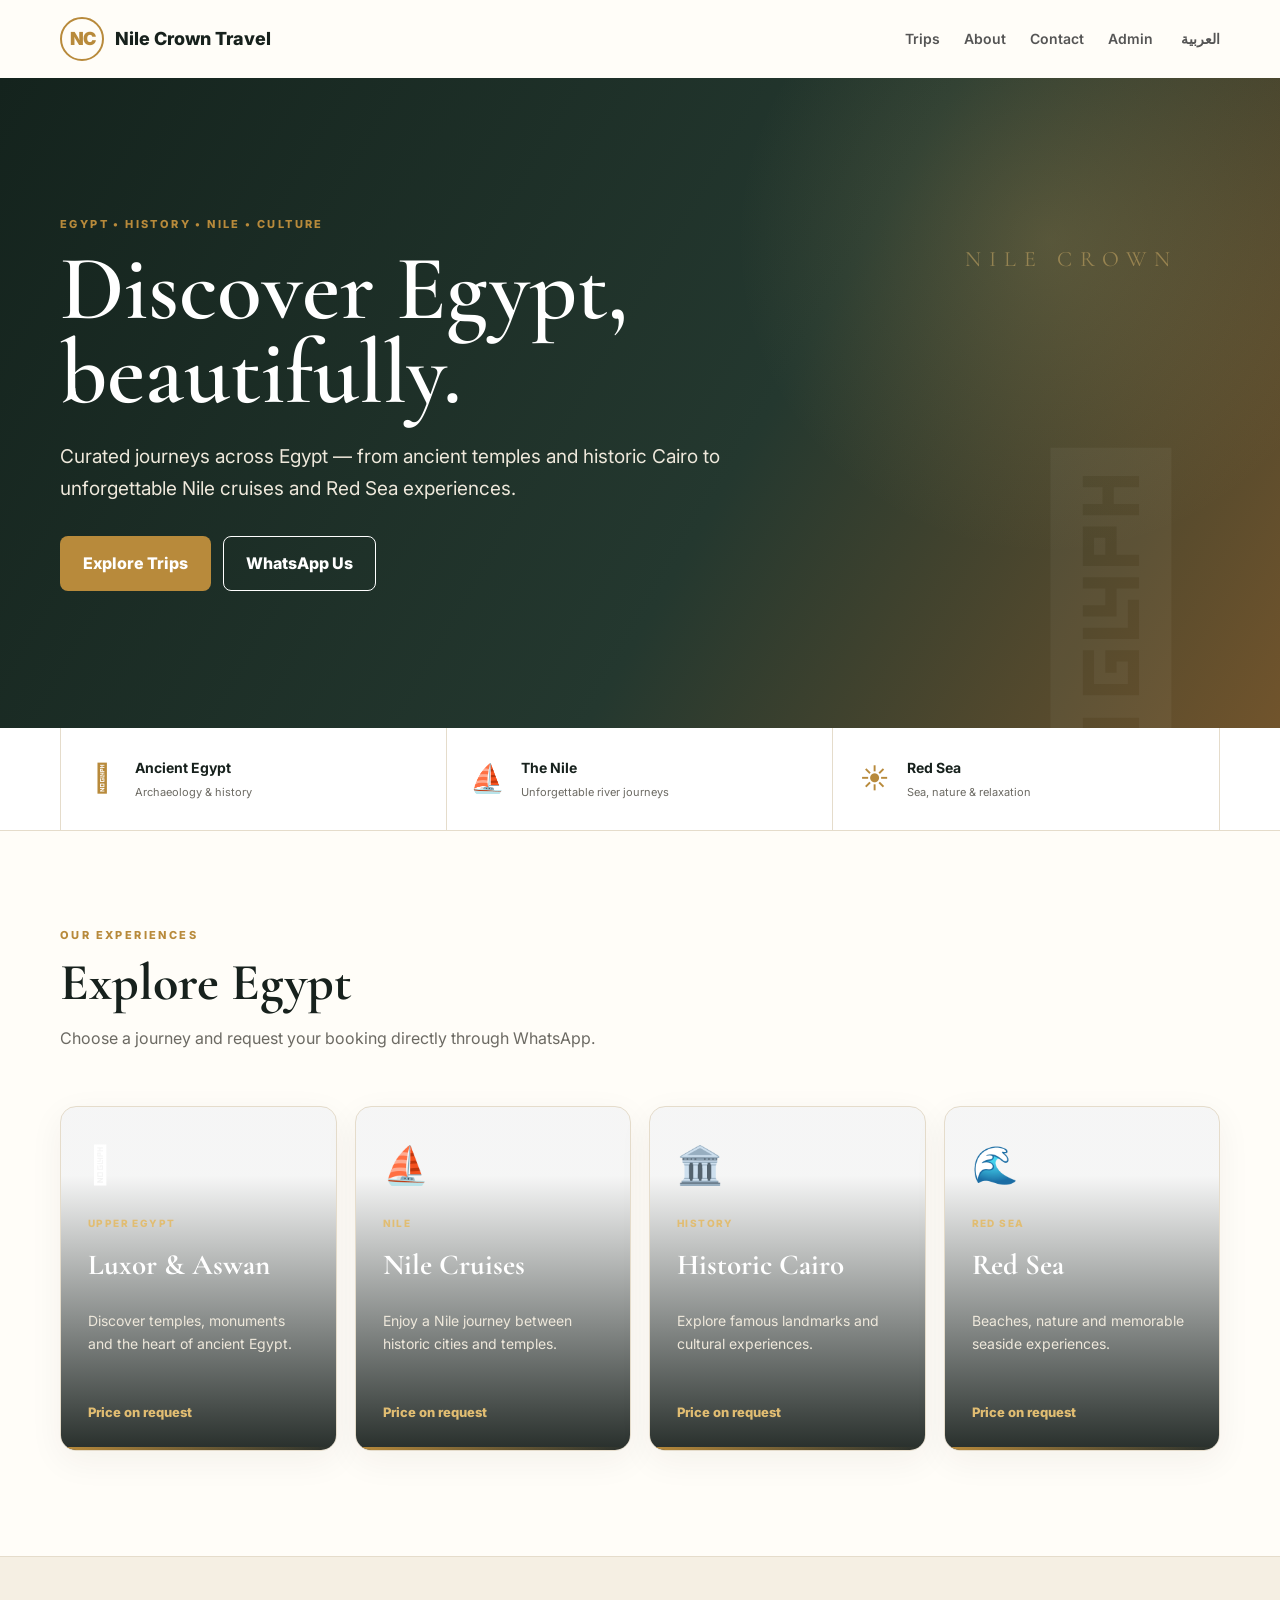
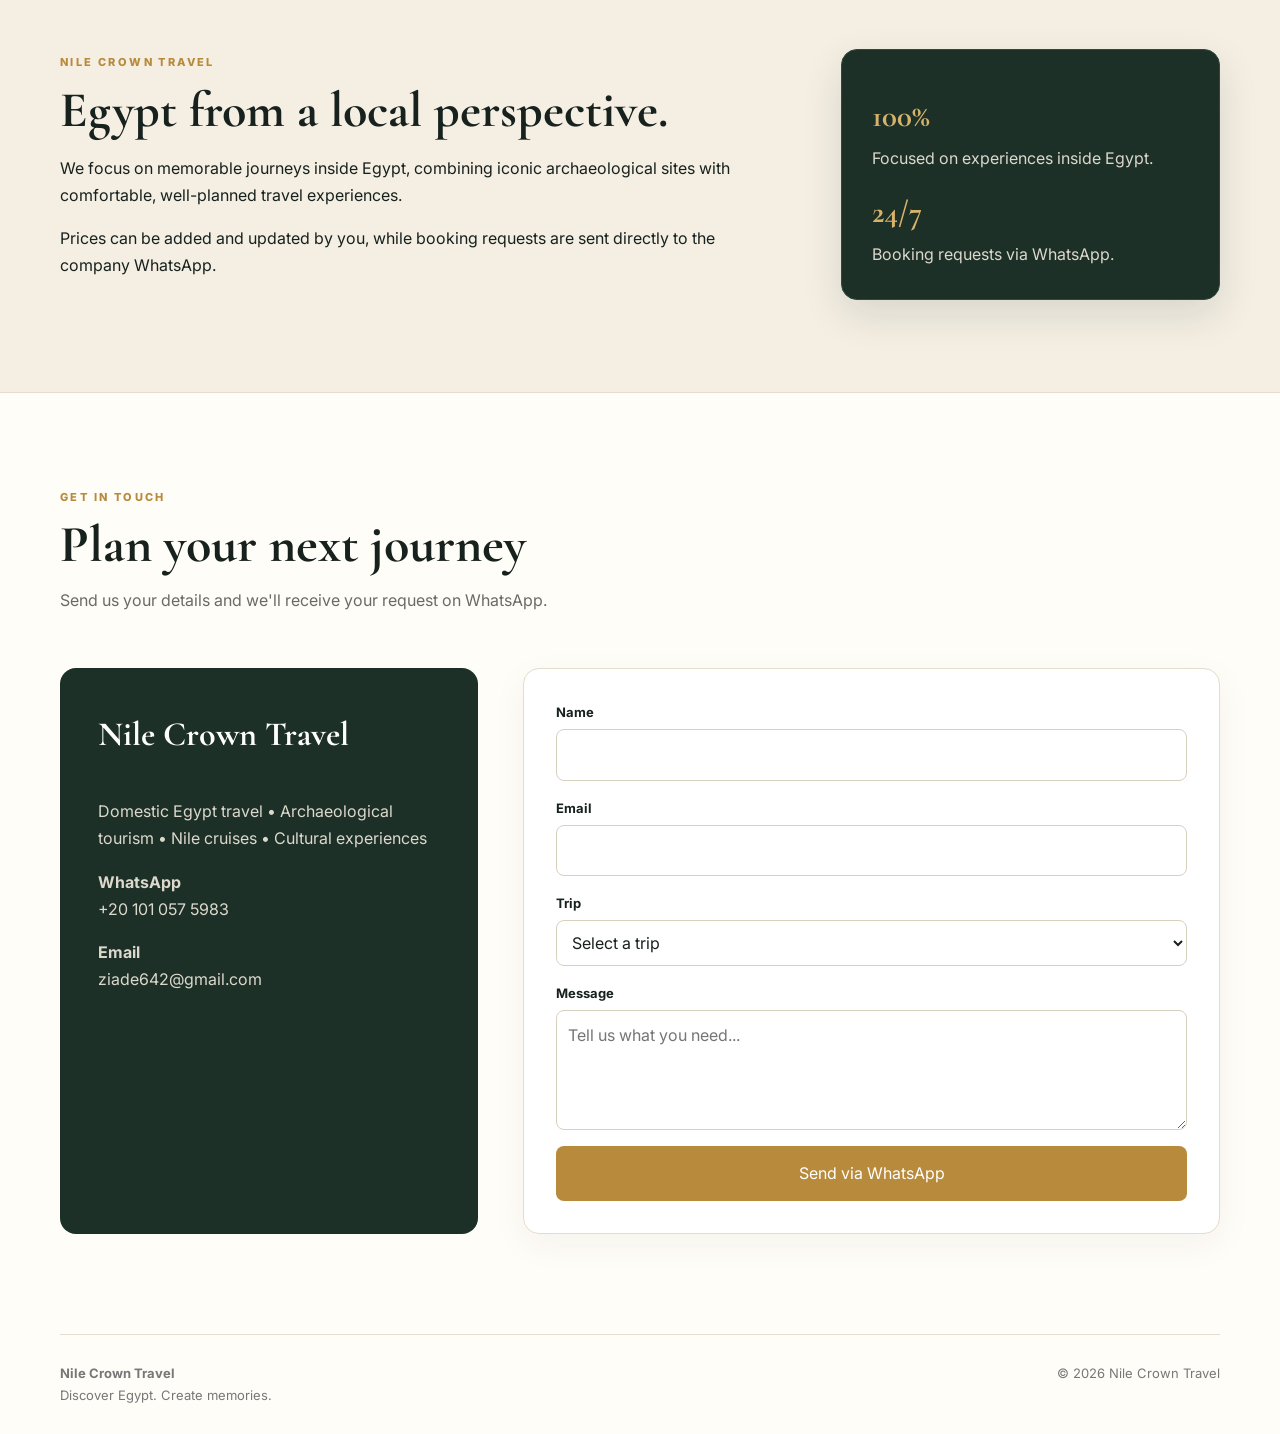
<file: index.html>
<!doctype html>
<html lang="en">
<head>
<meta charset="utf-8">
<meta name="viewport" content="width=device-width,initial-scale=1">
<title>Nile Crown Travel | Discover Egypt</title>
<meta name="description" content="Nile Crown Travel — memorable domestic journeys across Egypt.">
<link rel="stylesheet" href="style.css">
</head>

<body>

<header>
<div class="container nav">

<a class="brand" aria-label="Nile Crown Travel" href="index.html">
<span class="logo">NC</span>
<span>Nile Crown Travel</span>
</a>

<nav>
<a href="#trips">Trips</a>
<a href="#about">About</a>
<a href="#contact">Contact</a>
<a href="admin.html" class="nav-admin">Admin</a>
</nav>

<a class="lang" href="ar.html">العربية</a>

</div>
</header>


<main>

<section class="hero">
<div class="container inner">

<div class="eyebrow">EGYPT • HISTORY • NILE • CULTURE</div>

<h1>Discover Egypt, beautifully.</h1>

<p>
Curated journeys across Egypt — from ancient temples and historic Cairo
to unforgettable Nile cruises and Red Sea experiences.
</p>

<div class="actions">
<a class="btn primary" href="#trips">Explore Trips</a>

<a class="btn outline"
target="_blank"
href="https://wa.me/201010575983?text=Hello%20Nile%20Crown%20Travel%2C%20I%20would%20like%20to%20ask%20about%20your%20trips.">
WhatsApp Us
</a>
</div>

</div>
</section>


<section class="highlights">
<div class="container highlights-inner">

<div>
<span>𓂀</span>
<b>Ancient Egypt</b>
<small>Archaeology & history</small>
</div>

<div>
<span>⛵</span>
<b>The Nile</b>
<small>Unforgettable river journeys</small>
</div>

<div>
<span>☀</span>
<b>Red Sea</b>
<small>Sea, nature & relaxation</small>
</div>

</div>
</section>


<section id="trips">
<div class="container">

<div class="section-head">
<div class="eyebrow">OUR EXPERIENCES</div>
<h2>Explore Egypt</h2>
<p>Choose a journey and request your booking directly through WhatsApp.</p>
</div>


<div class="grid">


<a class="card"
data-trip-id="luxor"
href="trip.html?id=luxor">

<div class="icon">𓂀</div>
<span class="tag">Upper Egypt</span>
<h3>Luxor & Aswan</h3>
<p>Discover temples, monuments and the heart of ancient Egypt.</p>
<span class="price">Price on request</span>

</a>


<a class="card"
data-trip-id="cruise"
href="trip.html?id=cruise">

<div class="icon">⛵</div>
<span class="tag">Nile</span>
<h3>Nile Cruises</h3>
<p>Enjoy a Nile journey between historic cities and temples.</p>
<span class="price">Price on request</span>

</a>


<a class="card"
data-trip-id="cairo"
href="trip.html?id=cairo">

<div class="icon">🏛️</div>
<span class="tag">History</span>
<h3>Historic Cairo</h3>
<p>Explore famous landmarks and cultural experiences.</p>
<span class="price">Price on request</span>

</a>


<a class="card"
data-trip-id="redsea"
href="trip.html?id=redsea">

<div class="icon">🌊</div>
<span class="tag">Red Sea</span>
<h3>Red Sea</h3>
<p>Beaches, nature and memorable seaside experiences.</p>
<span class="price">Price on request</span>

</a>


</div>
</div>
</section>


<section id="about" class="about">
<div class="container about-wrap">

<div>

<div class="eyebrow">NILE CROWN TRAVEL</div>

<h2>Egypt from a local perspective.</h2>

<p>
We focus on memorable journeys inside Egypt, combining iconic
archaeological sites with comfortable, well-planned travel experiences.
</p>

<p>
Prices can be added and updated by you, while booking requests are sent
directly to the company WhatsApp.
</p>

</div>


<div class="about-box">

<strong>100%</strong>
<span>Focused on experiences inside Egypt.</span>

<strong>24/7</strong>
<span>Booking requests via WhatsApp.</span>

</div>

</div>
</section>


<section id="contact" class="contact">
<div class="container">

<div class="section-head">

<div class="eyebrow">GET IN TOUCH</div>

<h2>Plan your next journey</h2>

<p>
Send us your details and we'll receive your request on WhatsApp.
</p>

</div>


<div class="contact-grid">

<div class="contact-info">

<h3>Nile Crown Travel</h3>

<p>
Domestic Egypt travel • Archaeological tourism • Nile cruises • Cultural experiences
</p>

<p>
<b>WhatsApp</b><br>
+20 101 057 5983
</p>

<p>
<b>Email</b><br>
ziade642@gmail.com
</p>

</div>


<form onsubmit="sendForm(event)" class="form">

<div>
<label for="name">Name</label>
<input id="name" required>
</div>

<div>
<label for="email">Email</label>
<input id="email" type="email" required>
</div>

<div>
<label for="trip">Trip</label>

<select id="trip">

<option value="">Select a trip</option>
<option>Luxor & Aswan</option>
<option>Nile Cruises</option>
<option>Historic Cairo</option>
<option>Red Sea</option>

</select>

</div>


<div>

<label for="message">Message</label>

<textarea
id="message"
placeholder="Tell us what you need...">
</textarea>

</div>


<button class="btn primary" type="submit">
Send via WhatsApp
</button>

</form>

</div>
</div>
</section>

</main>


<footer>

<div class="container footer">

<div>
<b>Nile Crown Travel</b><br>
Discover Egypt. Create memories.
</div>

<div>
© 2026 Nile Crown Travel
</div>

</div>

</footer>


<script>

const SUPABASE_URL =
"https://vlqzmqbshqxycwgiuov.supabase.co";

const SUPABASE_KEY =
"sb_publishable_2kdCMej4UhbTlmEcrqIoRg_nDGXvSeL";


async function loadPrices() {

try {

const response = await fetch(
SUPABASE_URL + "/rest/v1/trips?select=*",
{
method: "GET",

headers: {
"apikey": SUPABASE_KEY,
"Authorization": "Bearer " + SUPABASE_KEY
}

}
);

if (!response.ok) {
throw new Error(await response.text());
}

const trips = await response.json();

console.log("SUPABASE TRIPS:", trips);


document.querySelectorAll("[data-trip-id]").forEach(card => {

const type = card.getAttribute("data-trip-id");

let trip = null;


if (type === "luxor") {

trip = trips.find(t => {

const title =
String(t.title_en || "").toLowerCase();

return (
title.includes("luxor") ||
title.includes("aswan")
);

});

}


if (type === "cruise") {

trip = trips.find(t => {

const title =
String(t.title_en || "").toLowerCase();

return (
title.includes("cruise") ||
title.includes("nile")
);

});

}


if (type === "cairo") {

trip = trips.find(t => {

const title =
String(t.title_en || "").toLowerCase();

return (
title.includes("cairo") ||
title.includes("historic")
);

});

}


if (type === "redsea") {

trip = trips.find(t => {

const title =
String(t.title_en || "").toLowerCase();

return (
title.includes("red sea") ||
title.includes("redsea")
);

});

}


if (trip && trip.price_en) {

const price =
card.querySelector(".price");

if (price) {

price.textContent =
String(trip.price_en).trim();

}

}

});

} catch (error) {

console.error("PRICE ERROR:", error);

}

}


function sendForm(e) {

e.preventDefault();

const name =
document.getElementById("name").value.trim();

const email =
document.getElementById("email").value.trim();

const trip =
document.getElementById("trip").value ||
"Not specified";

const message =
document.getElementById("message").value.trim() ||
"No additional message";


const text =
`Hello Nile Crown Travel,

Name: ${name}
Email: ${email}
Trip: ${trip}
Message: ${message}`;


window.open(
"https://wa.me/201010575983?text=" +
encodeURIComponent(text),
"_blank"
);

}


document.addEventListener(
"DOMContentLoaded",
loadPrices
);

</script>

</body>
</html>
</file>
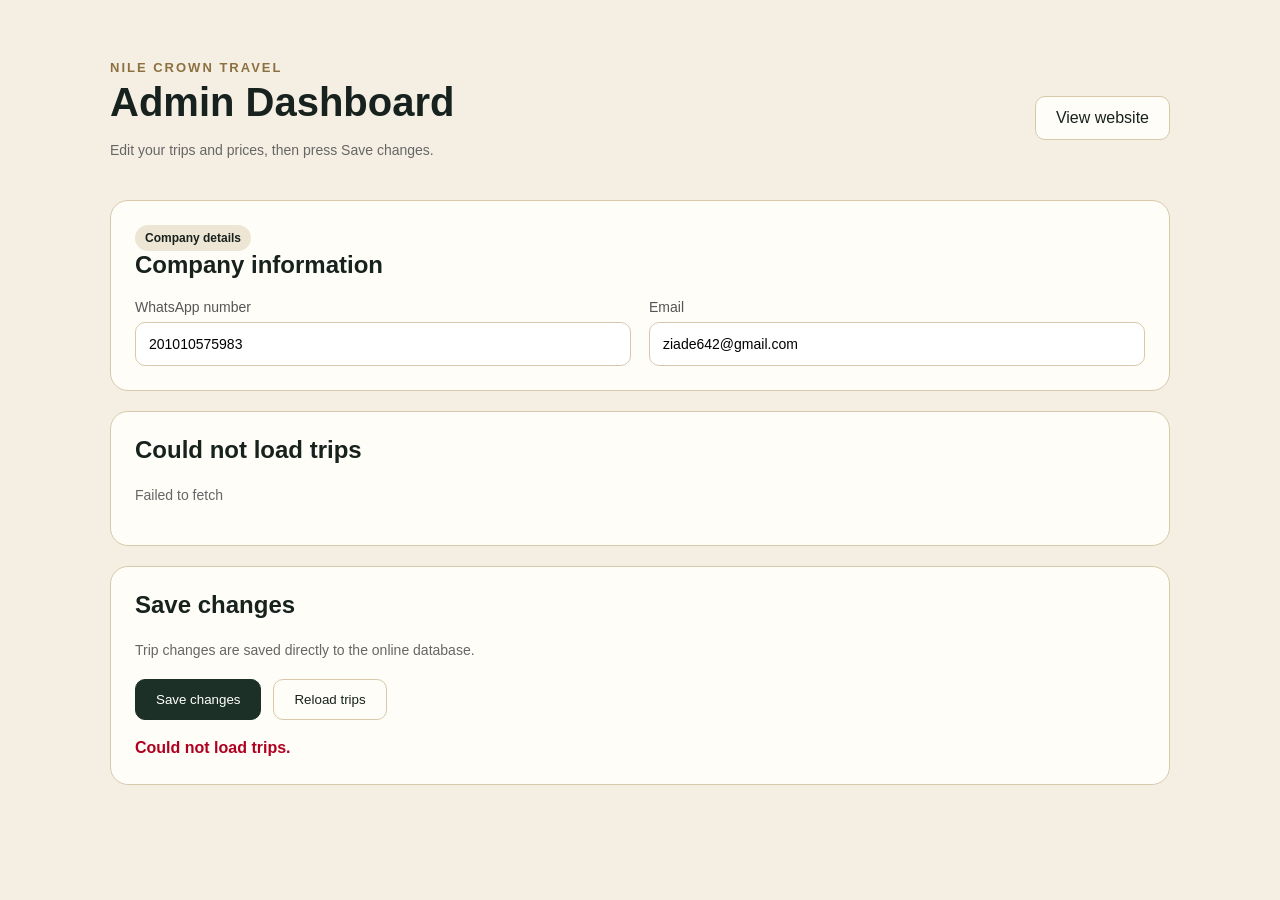
<file: admin.html>
<!doctype html>
<html lang="en">
<head>
<meta charset="utf-8">
<meta name="viewport" content="width=device-width,initial-scale=1">
<title>Nile Crown Travel - Admin</title>

<style>
*{box-sizing:border-box}

body{
  margin:0;
  background:#f5efe3;
  color:#17211d;
  font-family:Arial,sans-serif;
}

.wrap{
  max-width:1100px;
  margin:40px auto;
  padding:20px;
}

header{
  display:flex;
  justify-content:space-between;
  align-items:center;
  margin-bottom:25px;
}

h1{
  font-size:40px;
  margin:5px 0;
}

h2{
  margin-top:0;
}

.kicker{
  font-size:13px;
  font-weight:bold;
  letter-spacing:2px;
  color:#8d7040;
  text-transform:uppercase;
}

.card{
  background:#fffdf8;
  border:1px solid #d7c8aa;
  border-radius:18px;
  padding:24px;
  margin-bottom:20px;
}

.grid{
  display:grid;
  grid-template-columns:1fr 1fr;
  gap:18px;
}

label{
  font-size:14px;
  color:#555;
}

input,
textarea{
  display:block;
  width:100%;
  margin-top:7px;
  padding:13px;
  border:1px solid #d7c8aa;
  border-radius:10px;
  font:inherit;
  background:white;
}

textarea{
  min-height:110px;
  resize:vertical;
}

.price input{
  border:2px solid #b99b55;
  background:#fffaf0;
  font-weight:bold;
  font-size:17px;
}

.btn{
  padding:12px 20px;
  border-radius:10px;
  border:1px solid #d7c8aa;
  background:#fffdf8;
  cursor:pointer;
  text-decoration:none;
  color:#17211d;
}

.btn:disabled{
  opacity:.6;
  cursor:not-allowed;
}

.primary{
  background:#1d3028;
  color:white;
  border-color:#1d3028;
}

.actions{
  display:flex;
  gap:12px;
  flex-wrap:wrap;
  margin-top:18px;
}

.note{
  color:#666;
  font-size:14px;
  line-height:1.6;
}

.badge{
  display:inline-block;
  padding:6px 10px;
  border-radius:20px;
  background:#eee6d5;
  font-size:12px;
  font-weight:bold;
}

#status{
  margin-top:15px;
  font-weight:bold;
  line-height:1.6;
}

.loading{
  text-align:center;
  color:#666;
}

.success{
  color:green;
}

.error{
  color:#b00020;
}

@media(max-width:700px){

  header{
    flex-direction:column;
    align-items:flex-start;
    gap:15px;
  }

  .grid{
    grid-template-columns:1fr;
  }

  h1{
    font-size:32px;
  }

}
</style>
</head>

<body>

<div class="wrap">

<header>

  <div>

    <div class="kicker">
      Nile Crown Travel
    </div>

    <h1>
      Admin Dashboard
    </h1>

    <p class="note">
      Edit your trips and prices, then press Save changes.
    </p>

  </div>

  <a class="btn" href="index.html">
    View website
  </a>

</header>


<!-- COMPANY -->

<div class="card">

  <span class="badge">
    Company details
  </span>

  <h2>
    Company information
  </h2>

  <div class="grid">

    <label>

      WhatsApp number

      <input
        id="wa"
        value="201010575983">

    </label>


    <label>

      Email

      <input
        id="email"
        value="ziade642@gmail.com">

    </label>

  </div>

</div>


<!-- TRIPS -->

<div id="trips">

  <div class="card loading">
    Loading trips...
  </div>

</div>


<!-- SAVE -->

<div class="card">

  <h2>
    Save changes
  </h2>

  <p class="note">
    Trip changes are saved directly to the online database.
  </p>

  <div class="actions">

    <button
      id="saveBtn"
      class="btn primary"
      type="button"
      onclick="saveAll()">

      Save changes

    </button>


    <button
      class="btn"
      type="button"
      onclick="loadTrips()">

      Reload trips

    </button>

  </div>

  <div id="status"></div>

</div>

</div>


<script>

/* ================================
   SUPABASE
================================ */

const SUPABASE_URL =
"https://vlqzmqbshqxycwgiuov.supabase.co";

const SUPABASE_KEY =
"sb_publishable_2kdCMej4UhbTlmEcrqIoRg_nDGXvSeL";


/* ================================
   HELPERS
================================ */

function escapeHtml(value){

  return String(value ?? "")
    .replace(/&/g,"&amp;")
    .replace(/</g,"&lt;")
    .replace(/>/g,"&gt;")
    .replace(/"/g,"&quot;")
    .replace(/'/g,"&#039;");

}


function showStatus(message,type=""){

  const status =
    document.getElementById("status");

  status.textContent = message;

  status.className = type;

}


/* ================================
   LOAD TRIPS
================================ */

async function loadTrips(){

  const box =
    document.getElementById("trips");

  showStatus("");

  box.innerHTML =
    '<div class="card loading">Loading trips...</div>';

  try{

    const response =
      await fetch(
        `${SUPABASE_URL}/rest/v1/trips?select=*&order=id.asc`,
        {
          method:"GET",

          headers:{
            apikey:SUPABASE_KEY,
            Authorization:`Bearer ${SUPABASE_KEY}`
          }
        }
      );


    if(!response.ok){

      const errorText =
        await response.text();

      throw new Error(
        `Load failed (${response.status}): ${errorText}`
      );

    }


    const rows =
      await response.json();


    if(!Array.isArray(rows)){

      throw new Error(
        "Supabase returned an unexpected response."
      );

    }


    if(rows.length === 0){

      box.innerHTML =
        '<div class="card loading">No trips found.</div>';

      return;

    }


    renderTrips(rows);


  }catch(error){

    console.error(error);

    box.innerHTML = `

      <div class="card">

        <h2>
          Could not load trips
        </h2>

        <p class="note">
          ${escapeHtml(error.message)}
        </p>

      </div>

    `;

    showStatus(
      "Could not load trips.",
      "error"
    );

  }

}


/* ================================
   DISPLAY TRIPS
================================ */

function renderTrips(rows){

  const box =
    document.getElementById("trips");


  box.innerHTML =
    rows.map(trip => `

    <div class="card">

      <span class="badge">
        Trip ID: ${escapeHtml(trip.id)}
      </span>


      <h2>
        ${escapeHtml(
          trip.title_en ||
          trip.title_ar ||
          "Trip"
        )}
      </h2>


      <div class="grid">


        <!-- ENGLISH TITLE -->

        <label>

          English title

          <input
            data-id="${escapeHtml(trip.id)}"
            data-field="title_en"
            value="${escapeHtml(trip.title_en)}">

        </label>


        <!-- ARABIC TITLE -->

        <label>

          Arabic title

          <input
            dir="rtl"
            data-id="${escapeHtml(trip.id)}"
            data-field="title_ar"
            value="${escapeHtml(trip.title_ar)}">

        </label>


        <!-- ENGLISH PRICE -->

        <label class="price">

          <strong>
            English price
          </strong>

          <input
            type="text"
            inputmode="decimal"
            data-id="${escapeHtml(trip.id)}"
            data-field="price_en"
            value="${escapeHtml(trip.price_en)}">

        </label>


        <!-- ARABIC PRICE -->

        <label class="price">

          <strong>
            Arabic price
          </strong>

          <input
            dir="rtl"
            type="text"
            inputmode="decimal"
            data-id="${escapeHtml(trip.id)}"
            data-field="price_ar"
            value="${escapeHtml(trip.price_ar)}">

        </label>


        <!-- ENGLISH IMAGE -->

        <label>

          English image URL

          <input
            data-id="${escapeHtml(trip.id)}"
            data-field="image_en"
            value="${escapeHtml(trip.image_en)}">

        </label>


        <!-- ARABIC IMAGE -->

        <label>

          Arabic image URL

          <input
            dir="rtl"
            data-id="${escapeHtml(trip.id)}"
            data-field="image_ar"
            value="${escapeHtml(trip.image_ar)}">

        </label>


        <!-- ENGLISH DESCRIPTION -->

        <label style="grid-column:1/-1">

          English description

          <textarea
            data-id="${escapeHtml(trip.id)}"
            data-field="description_en">${escapeHtml(trip.description_en)}</textarea>

        </label>


        <!-- ARABIC DESCRIPTION -->

        <label style="grid-column:1/-1">

          Arabic description

          <textarea
            dir="rtl"
            data-id="${escapeHtml(trip.id)}"
            data-field="description_ar">${escapeHtml(trip.description_ar)}</textarea>

        </label>


      </div>

    </div>

  `).join("");

}


/* ================================
   SAVE ALL TRIPS
================================ */

async function saveAll(){

  const button =
    document.getElementById("saveBtn");


  button.disabled = true;


  showStatus(
    "Saving changes..."
  );


  const updates = {};


  document
    .querySelectorAll("[data-id][data-field]")
    .forEach(input => {

      const id =
        input.dataset.id;

      const field =
        input.dataset.field;


      if(!updates[id]){

        updates[id] = {};

      }


      /*
        IMPORTANT:
        All values are kept as TEXT.

        price_en and price_ar are TEXT
        columns in Supabase.
      */

      const value =
        input.value.trim();


      updates[id][field] =
        value;

    });


  try{

    const ids =
      Object.keys(updates);


    if(ids.length === 0){

      showStatus(
        "There are no changes to save."
      );

      button.disabled = false;

      return;

    }


    /*
      Update each trip separately.
    */

    for(const id of ids){

      const response =
        await fetch(
          `${SUPABASE_URL}/rest/v1/trips?id=eq.${encodeURIComponent(id)}`,
          {
            method:"PATCH",

            headers:{
              apikey:SUPABASE_KEY,
              Authorization:`Bearer ${SUPABASE_KEY}`,
              "Content-Type":"application/json",
              Prefer:"return=representation"
            },

            body:
              JSON.stringify(updates[id])
          }
        );


      if(!response.ok){

        const errorText =
          await response.text();


        throw new Error(
          `Trip ${id} (${response.status}): ${errorText}`
        );

      }

    }


    /*
      Save company information locally.
    */

    localStorage.setItem(
      "nct_company",
      JSON.stringify({

        wa:
          document.getElementById("wa").value.trim(),

        email:
          document.getElementById("email").value.trim()

      })
    );


    showStatus(
      "All changes saved successfully ✓",
      "success"
    );


    /*
      Reload from Supabase
      to verify the saved values.
    */

    await loadTrips();


    showStatus(
      "All changes saved successfully ✓",
      "success"
    );


  }catch(error){

    console.error(error);


    showStatus(
      "Save failed: " + error.message,
      "error"
    );

  }


  button.disabled = false;

}


/* ================================
   COMPANY DATA
================================ */

function loadCompany(){

  try{

    const saved =
      JSON.parse(
        localStorage.getItem("nct_company") || "null"
      );


    if(!saved)
      return;


    if(saved.wa){

      document.getElementById("wa").value =
        saved.wa;

    }


    if(saved.email){

      document.getElementById("email").value =
        saved.email;

    }


  }catch(error){

    console.error(
      "Company data error:",
      error
    );

  }

}


/* ================================
   START
================================ */

loadCompany();

loadTrips();

</script>

</body>
</html>
</file>
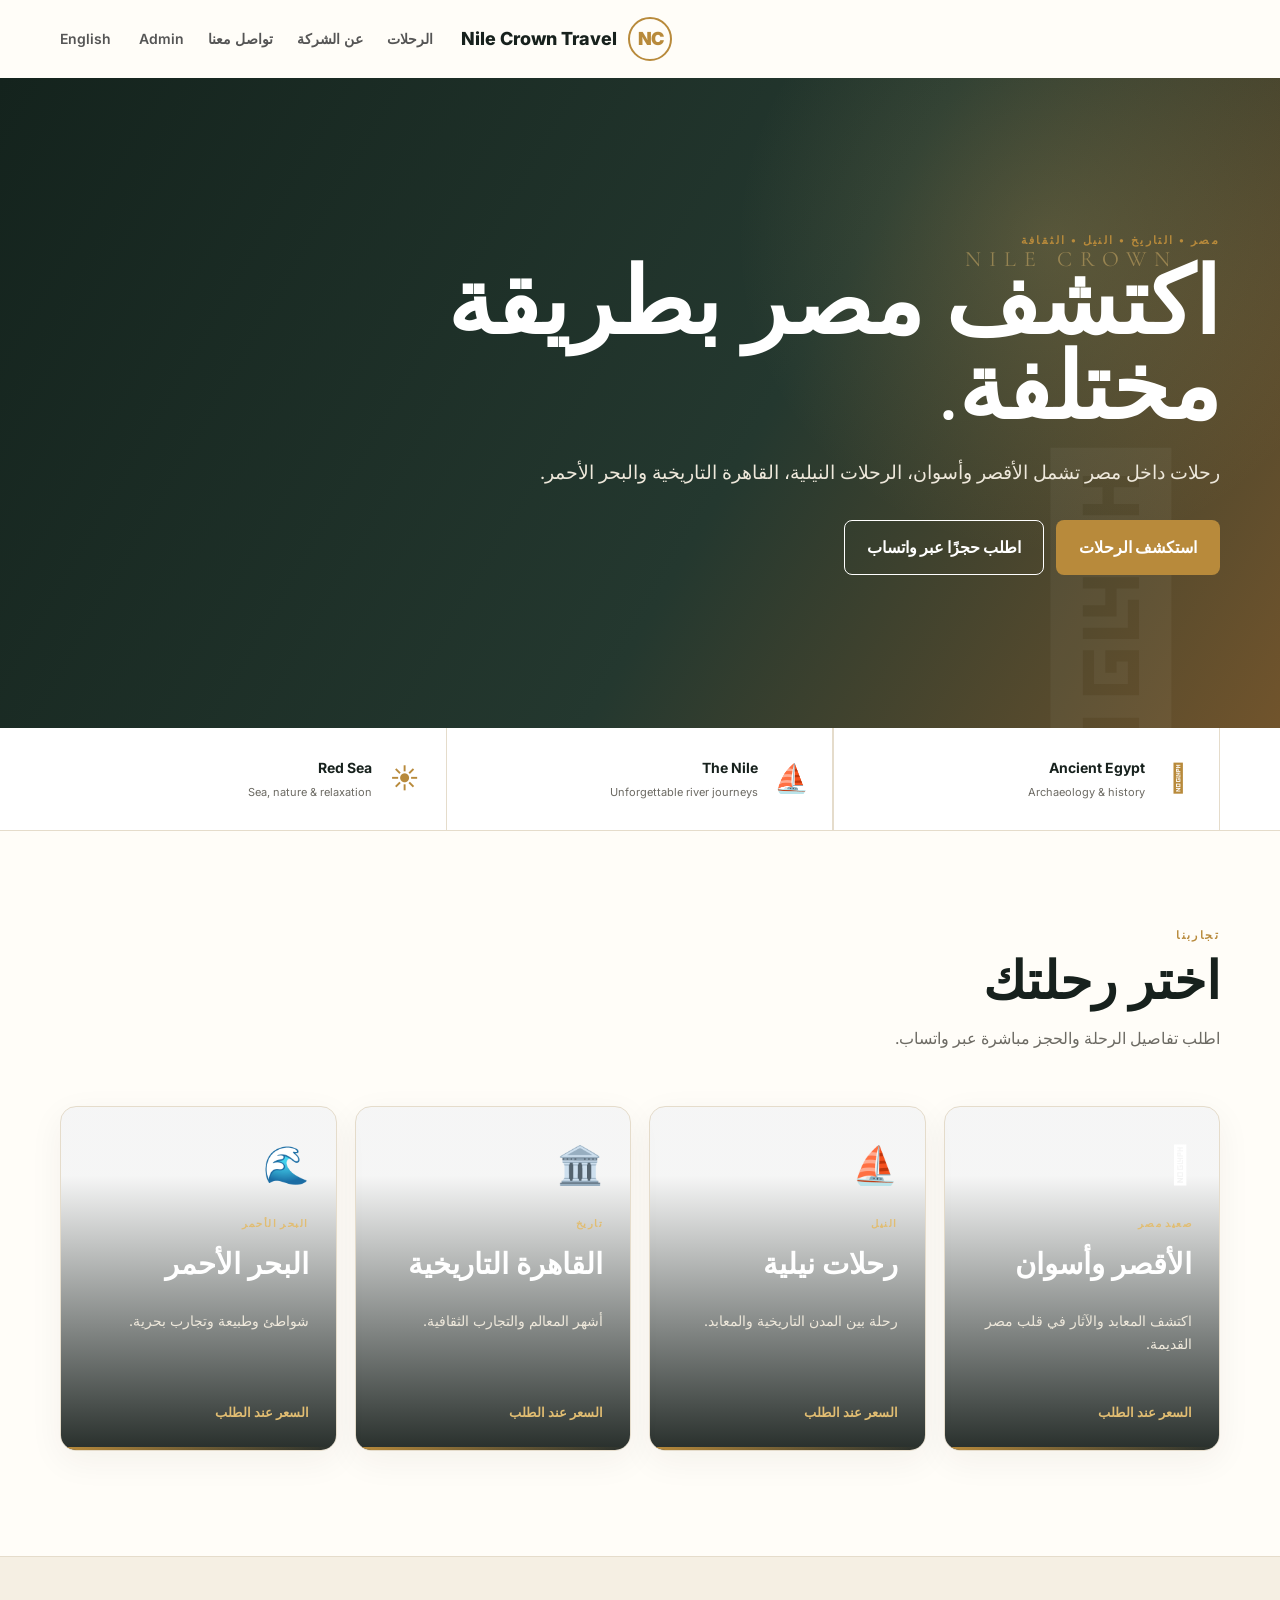
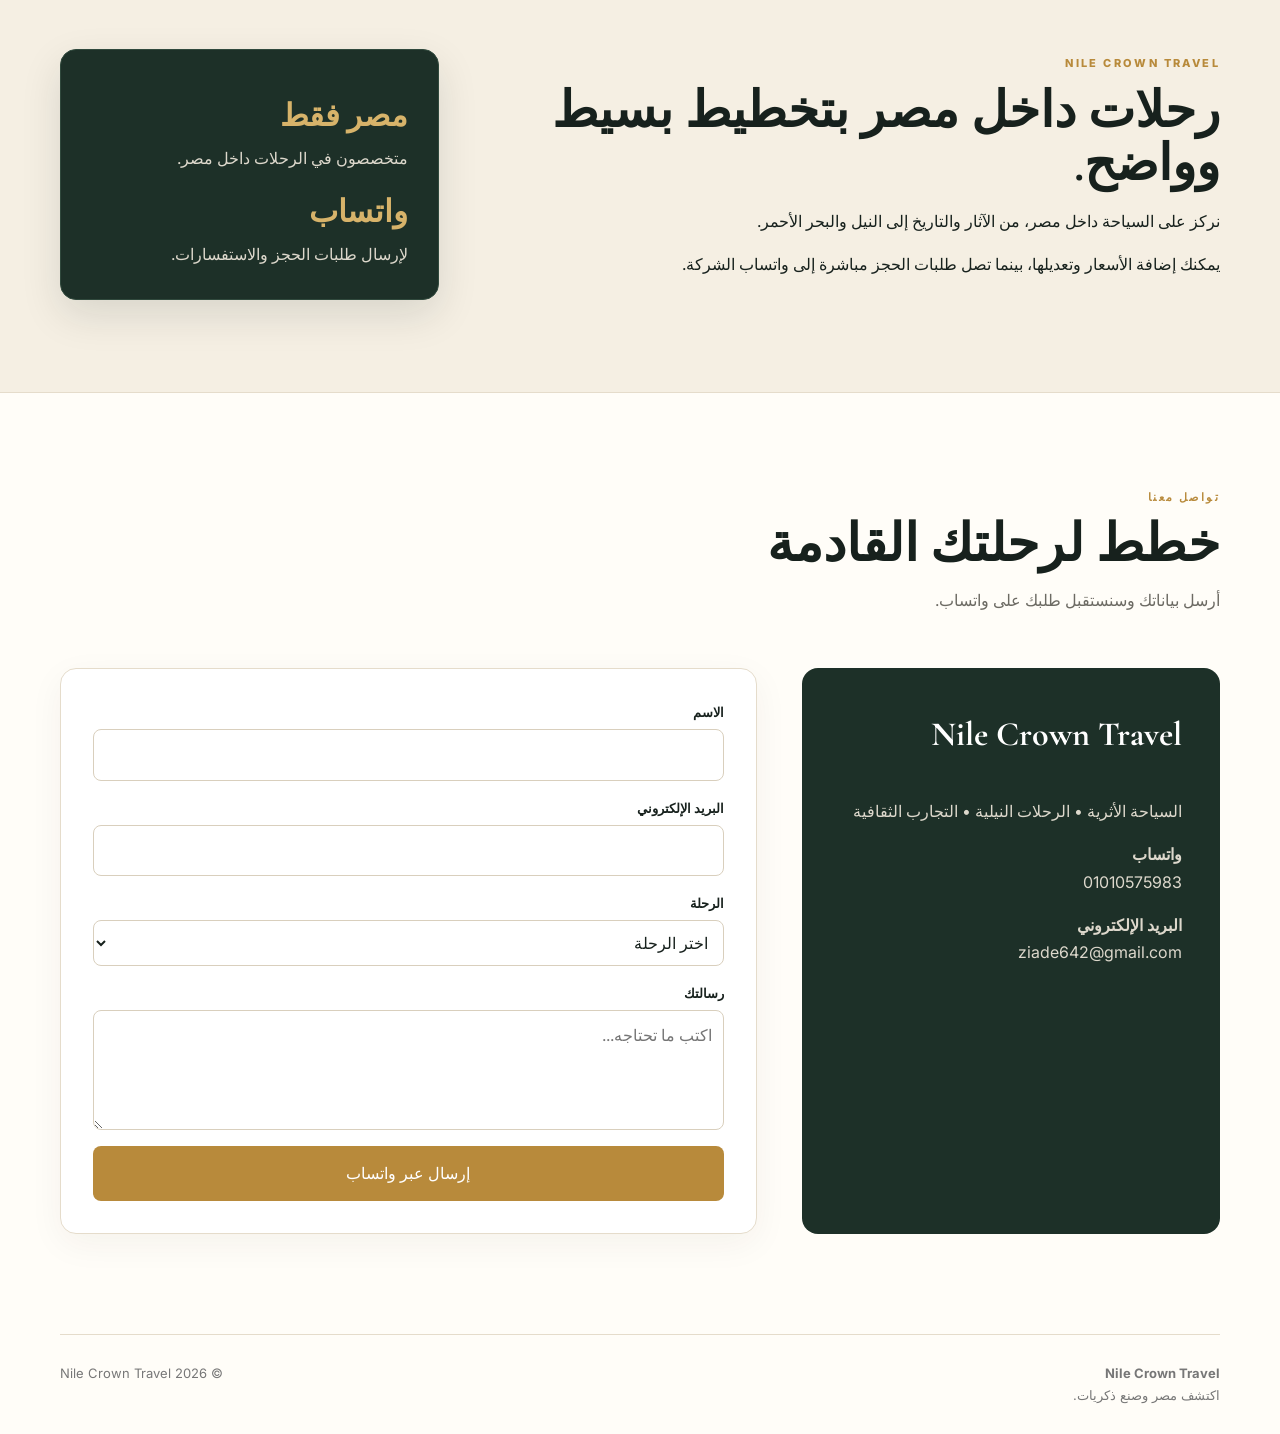
<file: ar.html>
<!doctype html>
<html lang="ar" dir="rtl">
<head><meta charset="utf-8"><meta name="viewport" content="width=device-width,initial-scale=1">
<title>Nile Crown Travel | اكتشف مصر</title><meta name="description" content="Nile Crown Travel — رحلات وتجارب داخل مصر.">
<link rel="stylesheet" href="style.css"></head>
<body>
<header><div class="container nav">
<a class="brand" aria-label="Nile Crown Travel" href="ar.html"><span class="logo">NC</span><span>Nile Crown Travel</span></a>
<nav><a href="#trips">الرحلات</a><a href="#about">عن الشركة</a><a href="#contact">تواصل معنا</a><a href="admin.html" class="nav-admin">Admin</a></nav>
<a class="lang" href="index.html">English</a>
</div></header>
<main>
<section class="hero"><div class="container inner">
<div class="eyebrow">مصر • التاريخ • النيل • الثقافة</div><h1>اكتشف مصر بطريقة مختلفة.</h1>
<p>رحلات داخل مصر تشمل الأقصر وأسوان، الرحلات النيلية، القاهرة التاريخية والبحر الأحمر.</p>
<div class="actions"><a class="btn primary" href="#trips">استكشف الرحلات</a><a class="btn outline" target="_blank" href="https://wa.me/201010575983?text=%D9%85%D8%B1%D8%AD%D8%A8%D8%A7%D9%8B%20Nile%20Crown%20Travel%D8%8C%20%D8%A3%D8%B1%D8%BA%D8%A8%20%D9%81%D9%8A%20%D8%B7%D9%84%D8%A8%20%D8%AD%D8%AC%D8%B2">اطلب حجزًا عبر واتساب</a></div>
</div></section>
<section class="highlights"><div class="container highlights-inner">
<div><span>𓂀</span><b>Ancient Egypt</b><small>Archaeology & history</small></div>
<div><span>⛵</span><b>The Nile</b><small>Unforgettable river journeys</small></div>
<div><span>☀</span><b>Red Sea</b><small>Sea, nature & relaxation</small></div>
</div></section>
<section id="trips"><div class="container">
<div class="section-head"><div class="eyebrow">تجاربنا</div><h2>اختر رحلتك</h2><p>اطلب تفاصيل الرحلة والحجز مباشرة عبر واتساب.</p></div>
<div class="grid">
<a class="card" href="trip-ar.html?id=luxor"><div class="icon">𓂀</div><span class="tag">صعيد مصر</span><h3>الأقصر وأسوان</h3><p>اكتشف المعابد والآثار في قلب مصر القديمة.</p><span class="price">السعر عند الطلب</span></a>
<a class="card" href="trip-ar.html?id=cruise"><div class="icon">⛵</div><span class="tag">النيل</span><h3>رحلات نيلية</h3><p>رحلة بين المدن التاريخية والمعابد.</p><span class="price">السعر عند الطلب</span></a>
<a class="card" href="trip-ar.html?id=cairo"><div class="icon">🏛️</div><span class="tag">تاريخ</span><h3>القاهرة التاريخية</h3><p>أشهر المعالم والتجارب الثقافية.</p><span class="price">السعر عند الطلب</span></a>
<a class="card" href="trip-ar.html?id=redsea"><div class="icon">🌊</div><span class="tag">البحر الأحمر</span><h3>البحر الأحمر</h3><p>شواطئ وطبيعة وتجارب بحرية.</p><span class="price">السعر عند الطلب</span></a>
</div></div></section>
<section id="about" class="about"><div class="container about-wrap"><div>
<div class="eyebrow">NILE CROWN TRAVEL</div><h2>رحلات داخل مصر بتخطيط بسيط وواضح.</h2>
<p>نركز على السياحة داخل مصر، من الآثار والتاريخ إلى النيل والبحر الأحمر.</p>
<p>يمكنك إضافة الأسعار وتعديلها، بينما تصل طلبات الحجز مباشرة إلى واتساب الشركة.</p>
</div><div class="about-box"><strong>مصر فقط</strong><span>متخصصون في الرحلات داخل مصر.</span><strong>واتساب</strong><span>لإرسال طلبات الحجز والاستفسارات.</span></div></div></section>
<section id="contact" class="contact"><div class="container">
<div class="section-head"><div class="eyebrow">تواصل معنا</div><h2>خطط لرحلتك القادمة</h2><p>أرسل بياناتك وسنستقبل طلبك على واتساب.</p></div>
<div class="contact-grid"><div class="contact-info"><h3>Nile Crown Travel</h3><p>السياحة الأثرية • الرحلات النيلية • التجارب الثقافية</p><p><b>واتساب</b><br>01010575983</p><p><b>البريد الإلكتروني</b><br>ziade642@gmail.com</p></div>
<form onsubmit="sendForm(event)" class="form"><div><label for="name">الاسم</label><input id="name" required></div><div><label for="email">البريد الإلكتروني</label><input id="email" type="email" required></div><div><label for="trip">الرحلة</label><select id="trip"><option value="">اختر الرحلة</option><option>الأقصر وأسوان</option><option>رحلات نيلية</option><option>القاهرة التاريخية</option><option>البحر الأحمر</option></select></div><div><label for="message">رسالتك</label><textarea id="message" placeholder="اكتب ما تحتاجه..."></textarea></div><button class="btn primary" type="submit">إرسال عبر واتساب</button></form></div>
</div></section>
</main>
<footer><div class="container footer"><div><b>Nile Crown Travel</b><br>اكتشف مصر وصنع ذكريات.</div><div>© 2026 Nile Crown Travel</div></div></footer>
<script src="script.js"></script>
</body></html>
</file>
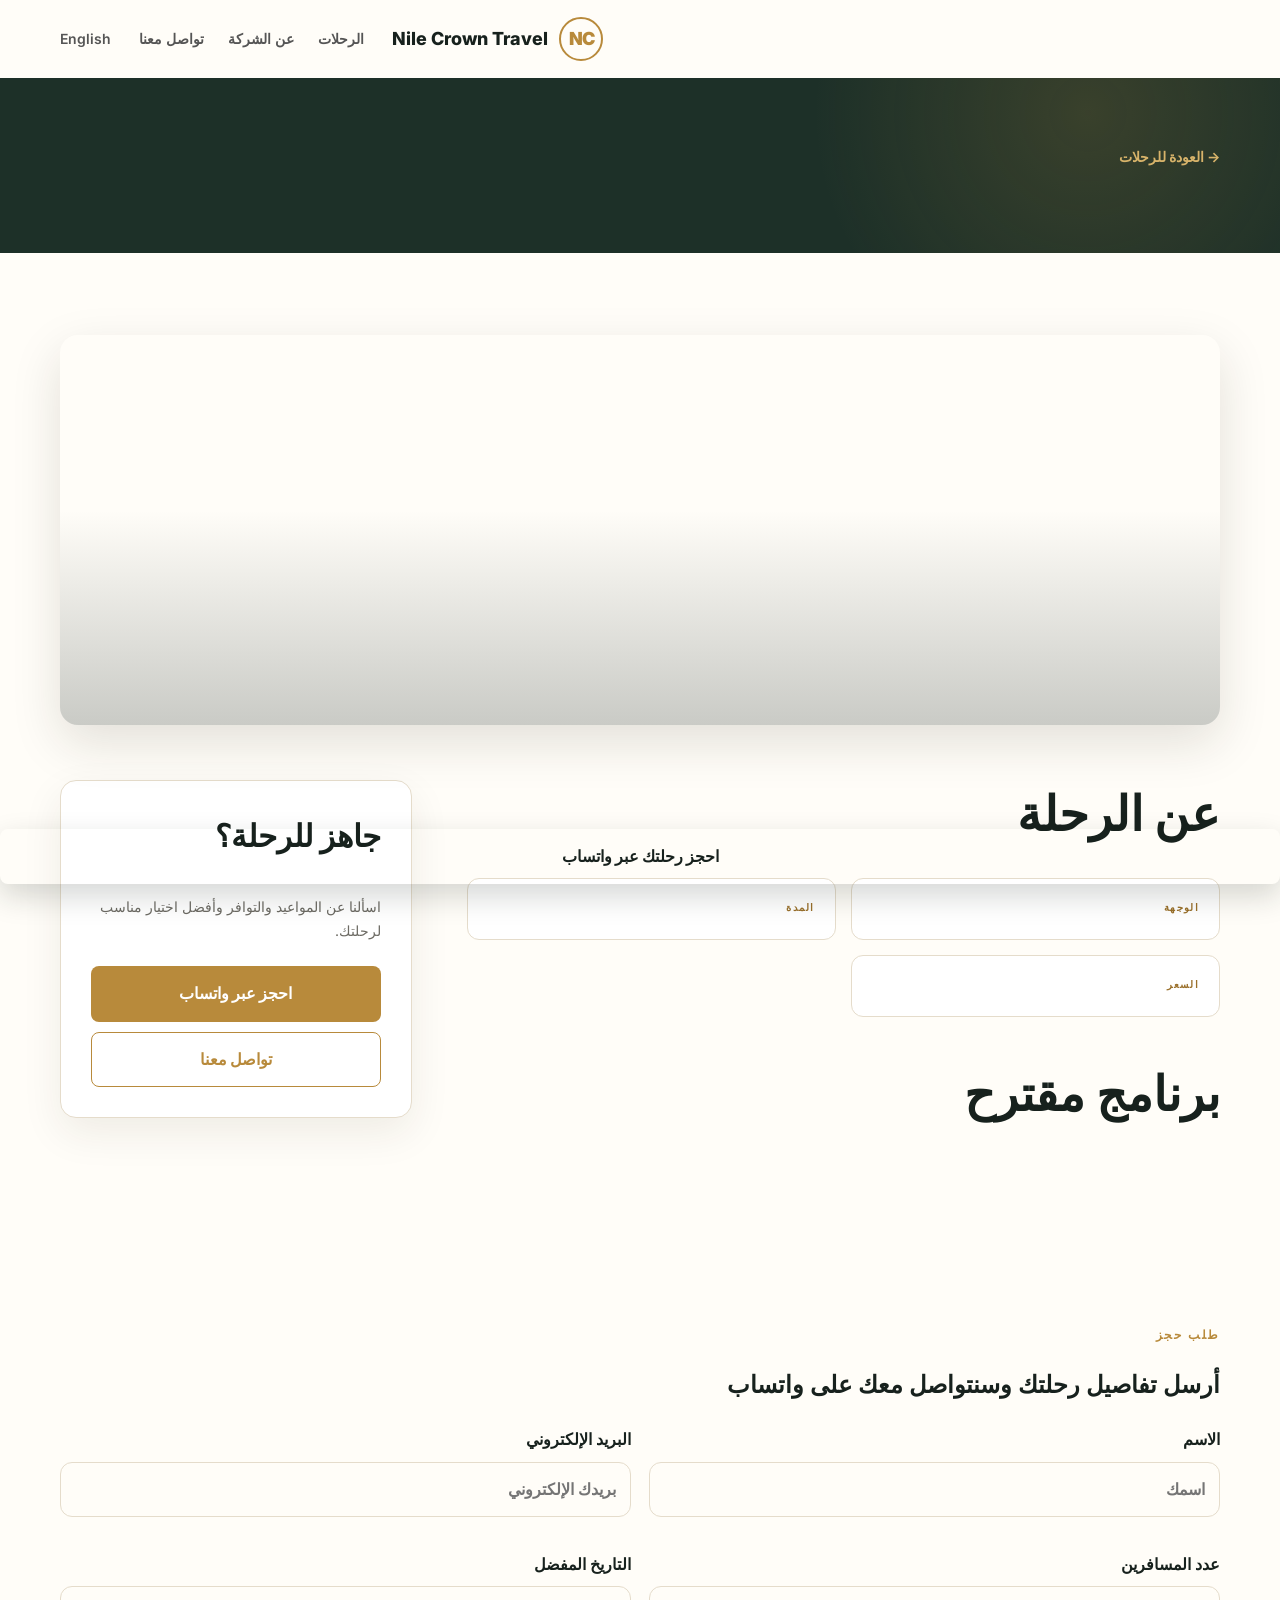
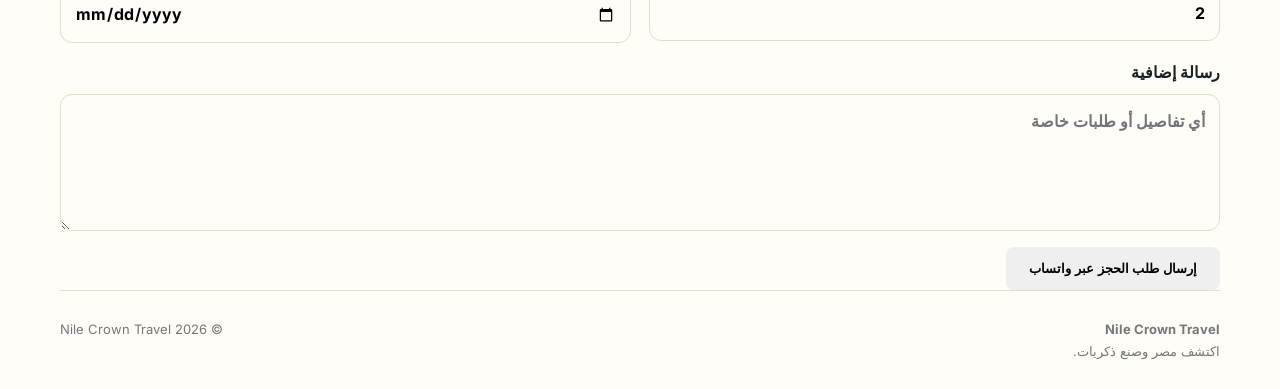
<file: trip-ar.html>
<!doctype html><html lang="ar" dir="rtl"><head><meta charset="utf-8"><meta name="viewport" content="width=device-width,initial-scale=1"><title>الرحلة | Nile Crown Travel</title><link rel="stylesheet" href="style.css"></head><body>
<header><div class="container nav"><a class="brand" href="ar.html"><span class="logo">NC</span><span>Nile Crown Travel</span></a><nav><a href="ar.html#trips">الرحلات</a><a href="ar.html#about">عن الشركة</a><a href="ar.html#contact">تواصل معنا</a></nav><a class="lang" href="trip.html" id="langLink">English</a></div></header>
<main><section class="trip-hero"><div class="container"><a class="back" href="ar.html">→ العودة للرحلات</a><div class="eyebrow" id="tripTag"></div><h1 id="tripTitle"></h1><p id="tripIntro"></p></div></section>
<section class="trip-content"><div class="container"><div class="trip-image" id="tripImage"></div><div class="trip-layout"><article><div class="trip-icon" id="tripIcon"></div><h2>عن الرحلة</h2><p id="tripDesc"></p><div class="facts"><div><b>الوجهة</b><span id="tripDestination"></span></div><div><b>المدة</b><span id="tripDuration"></span></div><div><b>السعر</b><span id="tripPrice"></span></div></div><h2 class="it-title">برنامج مقترح</h2><div class="itinerary" id="itinerary"></div></article><aside class="booking-box"><h3>جاهز للرحلة؟</h3><p>اسألنا عن المواعيد والتوافر وأفضل اختيار مناسب لرحلتك.</p><a class="btn primary full" id="wa" target="_blank">احجز عبر واتساب</a><a class="btn outline full" href="ar.html#contact">تواصل معنا</a></aside></div></div></section>
<div id="tripExtras" class="trip-extra"></div>
<div class="sticky-book">
  <a class="btn btn-primary" id="whatsappBook" href="#" target="_blank">
    احجز رحلتك عبر واتساب
  </a>
</div>

<section class="section" id="booking">
  <div class="container">
    <div class="section-kicker">طلب حجز</div>
    <h2>أرسل تفاصيل رحلتك وسنتواصل معك على واتساب</h2>
    <form id="bookingForm" class="contact-form">
      <div class="form-grid">
        <label>الاسم<input id="bookName" required placeholder="اسمك"></label>
        <label>البريد الإلكتروني<input id="bookEmail" type="email" placeholder="بريدك الإلكتروني"></label>
        <label>عدد المسافرين<input id="bookGuests" type="number" min="1" value="2" required></label>
        <label>التاريخ المفضل<input id="bookDate" type="date"></label>
      </div>
      <label>رسالة إضافية<textarea id="bookMessage" rows="4" placeholder="أي تفاصيل أو طلبات خاصة"></textarea></label>
      <button class="btn btn-primary" type="submit">إرسال طلب الحجز عبر واتساب</button>
    </form>
  </div>
</section>
<script>
document.getElementById('bookingForm').addEventListener('submit', function(e){
  e.preventDefault();
  const id = new URLSearchParams(location.search).get('id') || 'luxor';
  const name = document.getElementById('bookName').value.trim();
  const email = document.getElementById('bookEmail').value.trim();
  const guests = document.getElementById('bookGuests').value;
  const date = document.getElementById('bookDate').value;
  const msg = document.getElementById('bookMessage').value.trim();
  const text = `طلب حجز جديد من موقع Nile Crown Travel%0A%0A$الرحلة: ${id}%0A$الاسم: ${name}%0A$البريد: ${email || '-'}%0A$عدد المسافرين: ${guests}%0A$التاريخ المفضل: ${date || '-'}%0A$رسالة: ${msg || '-'}`;
  window.open('https://wa.me/201010575983?text=' + text, '_blank');
});
</script>

</main>
<footer><div class="container footer"><div><b>Nile Crown Travel</b><br>اكتشف مصر وصنع ذكريات.</div><div>© 2026 Nile Crown Travel</div></div></footer><script src="trip.js"></script></body></html>
</file>
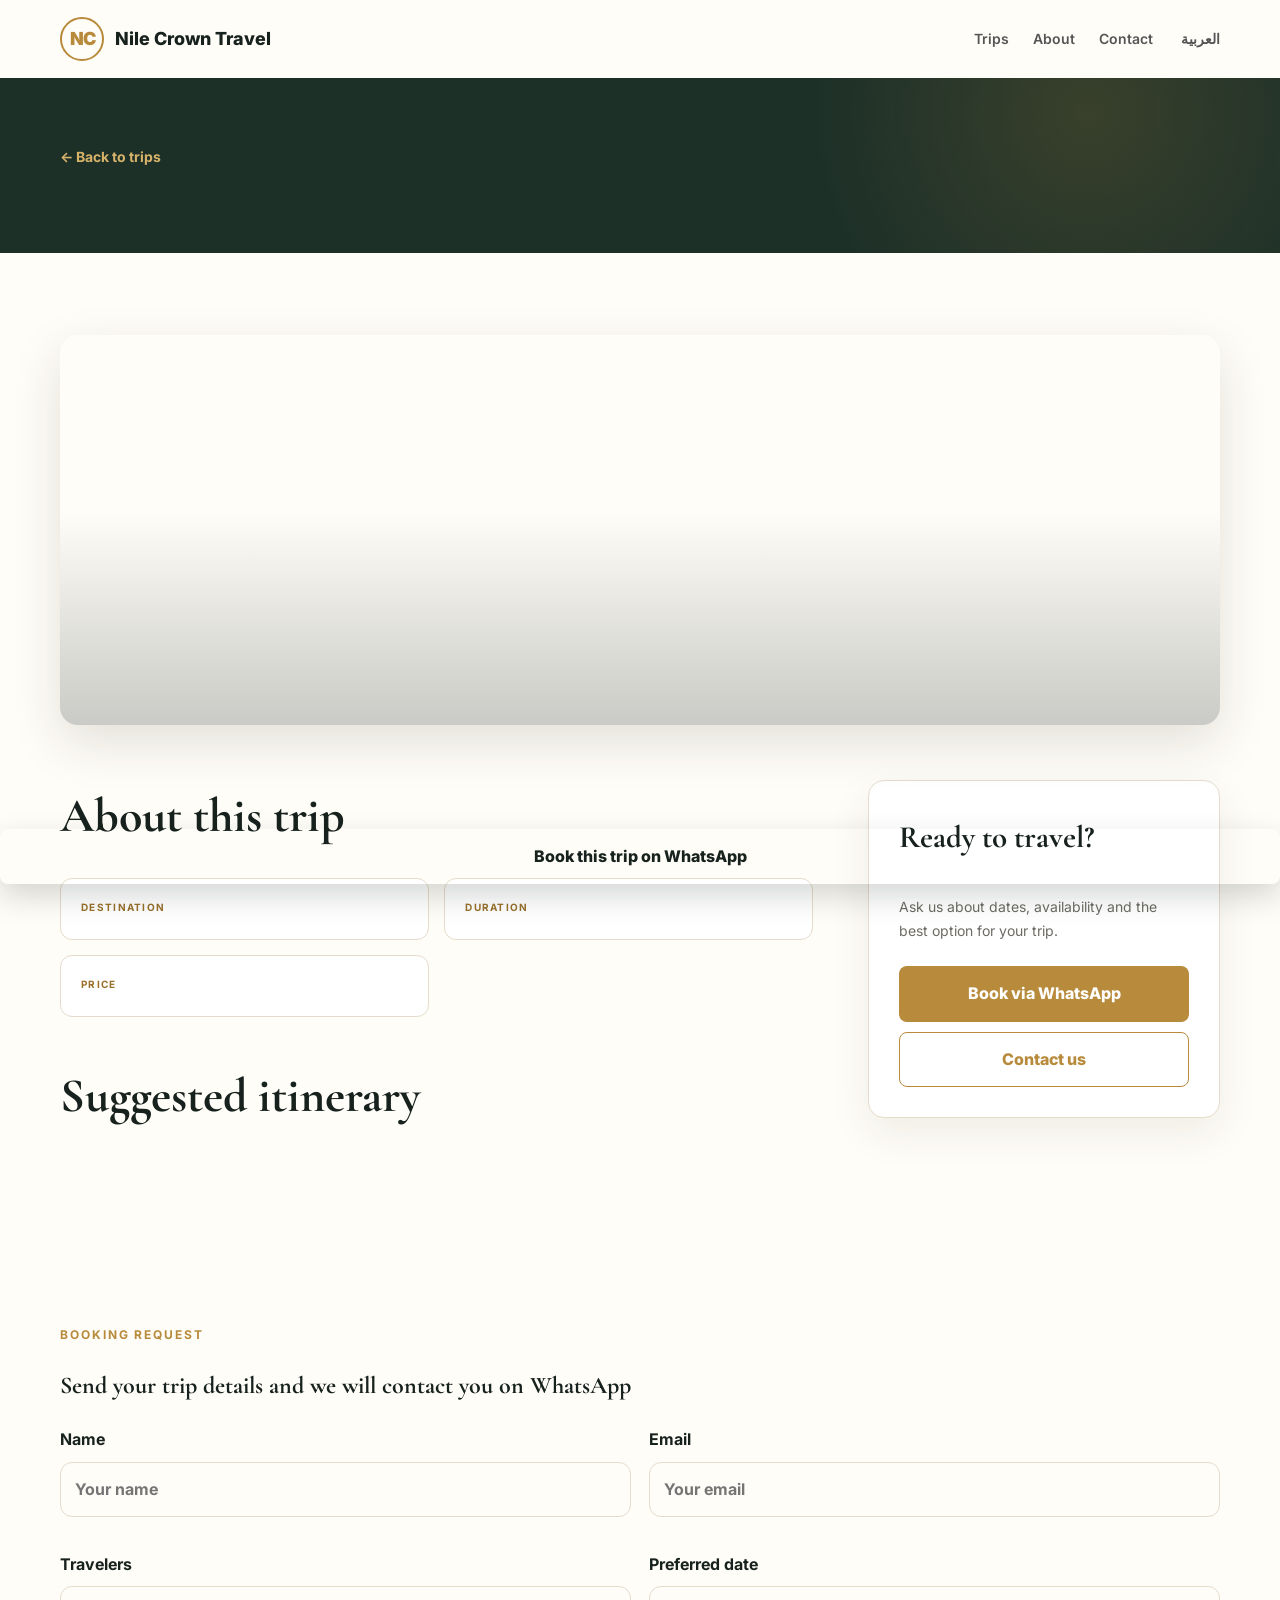
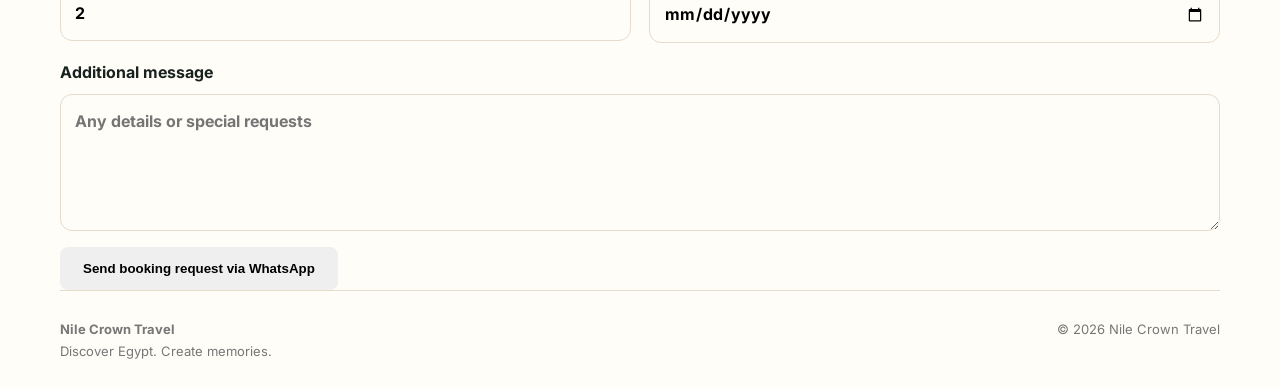
<file: trip.html>
<!doctype html><html lang="en"><head><meta charset="utf-8"><meta name="viewport" content="width=device-width,initial-scale=1"><title>Trip | Nile Crown Travel</title><link rel="stylesheet" href="style.css"></head><body>
<header><div class="container nav"><a class="brand" href="index.html"><span class="logo">NC</span><span>Nile Crown Travel</span></a><nav><a href="index.html#trips">Trips</a><a href="index.html#about">About</a><a href="index.html#contact">Contact</a></nav><a class="lang" href="trip-ar.html" id="langLink">العربية</a></div></header>
<main><section class="trip-hero"><div class="container"><a class="back" href="index.html">← Back to trips</a><div class="eyebrow" id="tripTag"></div><h1 id="tripTitle"></h1><p id="tripIntro"></p></div></section>
<section class="trip-content"><div class="container"><div class="trip-image" id="tripImage"></div><div class="trip-layout"><article><div class="trip-icon" id="tripIcon"></div><h2>About this trip</h2><p id="tripDesc"></p><div class="facts"><div><b>Destination</b><span id="tripDestination"></span></div><div><b>Duration</b><span id="tripDuration"></span></div><div><b>Price</b><span id="tripPrice"></span></div></div><h2 class="it-title">Suggested itinerary</h2><div class="itinerary" id="itinerary"></div></article><aside class="booking-box"><h3>Ready to travel?</h3><p>Ask us about dates, availability and the best option for your trip.</p><a class="btn primary full" id="wa" target="_blank">Book via WhatsApp</a><a class="btn outline full" href="index.html#contact">Contact us</a></aside></div></div></section>
<div id="tripExtras" class="trip-extra"></div>
<div class="sticky-book">
  <a class="btn btn-primary" id="whatsappBook" href="#" target="_blank">
    Book this trip on WhatsApp
  </a>
</div>

<section class="section" id="booking">
  <div class="container">
    <div class="section-kicker">Booking request</div>
    <h2>Send your trip details and we will contact you on WhatsApp</h2>
    <form id="bookingForm" class="contact-form">
      <div class="form-grid">
        <label>Name<input id="bookName" required placeholder="Your name"></label>
        <label>Email<input id="bookEmail" type="email" placeholder="Your email"></label>
        <label>Travelers<input id="bookGuests" type="number" min="1" value="2" required></label>
        <label>Preferred date<input id="bookDate" type="date"></label>
      </div>
      <label>Additional message<textarea id="bookMessage" rows="4" placeholder="Any details or special requests"></textarea></label>
      <button class="btn btn-primary" type="submit">Send booking request via WhatsApp</button>
    </form>
  </div>
</section>
<script>
document.getElementById('bookingForm').addEventListener('submit', function(e){
  e.preventDefault();
  const id = new URLSearchParams(location.search).get('id') || 'luxor';
  const name = document.getElementById('bookName').value.trim();
  const email = document.getElementById('bookEmail').value.trim();
  const guests = document.getElementById('bookGuests').value;
  const date = document.getElementById('bookDate').value;
  const msg = document.getElementById('bookMessage').value.trim();
  const text = `New booking request from Nile Crown Travel%0A%0A$Trip: ${id}%0A$Name: ${name}%0A$Email: ${email || '-'}%0A$Travelers: ${guests}%0A$Preferred date: ${date || '-'}%0A$Message: ${msg || '-'}`;
  window.open('https://wa.me/201010575983?text=' + text, '_blank');
});
  <script>
const SUPABASE_URL = "https://vlqzmqbshqxycwgiuov.supabase.co";
const SUPABASE_KEY = "sb_publishable_2kdCMej4UhbTlmEcrqIoRg_nDGXvSeL";

fetch(`${SUPABASE_URL}/rest/v1/trips?select=*&id=eq.1`, {
  headers: {
    apikey: SUPABASE_KEY,
    Authorization: `Bearer ${SUPABASE_KEY}`
  }
})
.then(response => {
  if (!response.ok) throw new Error("Supabase connection failed");
  return response.json();
})
.then(rows => {
  if (!rows.length) return;

  const trip = rows[0];

  const ar = document.documentElement.lang === "ar";

  const title = ar ? trip.title_ar : trip.title_en;
  const price = ar ? trip.price_ar : trip.price_en;
  const description = ar ? trip.description_ar : trip.description_en;
  const image = ar ? trip.image_ar : trip.image_en;

  const titleEl = document.getElementById("tripTitle");
  const priceEl = document.getElementById("tripPrice");
  const descEl = document.getElementById("tripDesc");
  const imageEl = document.getElementById("tripImage");

  if (titleEl && title) titleEl.textContent = title;
  if (priceEl && price) priceEl.textContent = price;
  if (descEl && description) descEl.textContent = description;
  if (imageEl && image) {
    imageEl.style.backgroundImage = `url("${image}")`;
  }
})
.catch(error => console.error("Supabase:", error));
</script>
</script>

</main>
<footer><div class="container footer"><div><b>Nile Crown Travel</b><br>Discover Egypt. Create memories.</div><div>© 2026 Nile Crown Travel</div></div></footer><script src="trip.js"></script></body></html>
</file>
<file: style.css>
@import url('https://fonts.googleapis.com/css2?family=Cormorant+Garamond:wght@500;600;700&family=Inter:wght@400;500;600;700;800&display=swap');
:root{--ink:#17211d;--green:#1d3028;--gold:#b88a3b;--gold2:#d7b36a;--sand:#f5efe3;--paper:#fffdf8;--muted:#6c6a63;--line:#e5dccb}
*{box-sizing:border-box}html{scroll-behavior:smooth}body{margin:0;font-family:Inter,Arial,sans-serif;background:var(--paper);color:var(--ink);line-height:1.7}a{text-decoration:none;color:inherit}.container{width:min(1160px,92%);margin:auto}
.nav{min-height:78px;display:flex;align-items:center;gap:28px}.brand{display:flex;align-items:center;gap:11px;font-weight:800;font-size:18px;margin-right:auto}.logo{width:44px;height:44px;border:2px solid var(--gold);border-radius:50%;display:grid;place-items:center;color:var(--gold);font-weight:900;letter-spacing:-1px}.nav nav{display:flex;gap:24px}.nav nav a,.lang{font-size:14px;font-weight:600;color:#555}.nav nav a:hover,.lang:hover{color:var(--gold)}
.hero{min-height:650px;display:grid;align-items:center;background:radial-gradient(circle at 82% 25%,rgba(215,179,106,.2),transparent 27%),linear-gradient(120deg,#14231d,#24382f 58%,#71542c);color:white;position:relative;overflow:hidden}.hero:before{content:"𓂀";position:absolute;right:4%;bottom:-95px;font-size:360px;line-height:1;color:white;opacity:.045}.hero:after{content:"NILE CROWN";position:absolute;right:8%;top:25%;font-family:"Cormorant Garamond",serif;font-size:22px;letter-spacing:8px;color:var(--gold2);opacity:.5}.inner{padding:105px 0;position:relative;z-index:1}.eyebrow{letter-spacing:2.4px;font-size:11px;font-weight:800;color:var(--gold);margin-bottom:13px}.hero h1,.trip-hero h1,h2{font-family:"Cormorant Garamond",Georgia,serif}.hero h1{font-size:clamp(55px,8vw,92px);line-height:.92;max-width:780px;margin:0 0 25px;font-weight:600}.hero p{font-size:19px;max-width:720px;color:#eee8db}.actions{display:flex;gap:12px;flex-wrap:wrap;margin-top:30px}.btn{display:inline-flex;justify-content:center;align-items:center;padding:13px 22px;border-radius:8px;border:1px solid transparent;font-weight:800;cursor:pointer;transition:.2s}.primary{background:var(--gold);color:#fff}.primary:hover{background:#9e752f;transform:translateY(-1px)}.outline{border-color:var(--gold);color:var(--gold)}.hero .outline{border-color:#fff;color:#fff}.hero .outline:hover{background:#fff;color:var(--green)}
.section-head{padding:95px 0 38px}.section-head h2{font-size:52px;line-height:1;margin:0 0 12px}.section-head p{color:var(--muted);max-width:650px}.grid{display:grid;grid-template-columns:repeat(4,1fr);gap:18px;padding-bottom:105px}.card{background:white;border:1px solid var(--line);border-radius:16px;padding:27px;transition:.25s;box-shadow:0 10px 35px rgba(55,40,15,.055);position:relative;overflow:hidden}.card:after{content:"";position:absolute;left:0;right:0;bottom:0;height:3px;background:linear-gradient(90deg,var(--gold),transparent)}.card:hover{transform:translateY(-6px);box-shadow:0 18px 45px rgba(55,40,15,.1)}.icon{font-size:37px;margin-bottom:18px}.tag{font-size:10px;text-transform:uppercase;letter-spacing:1.4px;color:#9a702b;font-weight:800}.card h3{font-family:"Cormorant Garamond",Georgia,serif;font-size:29px;margin:8px 0 5px}.card p{color:var(--muted);min-height:78px;font-size:14px}.price{font-weight:800;color:#9a702b;font-size:13px}
.about{background:var(--sand);border-block:1px solid var(--line)}.about-wrap{display:grid;grid-template-columns:1.5fr .8fr;gap:70px;align-items:center;padding:92px 0}.about h2{font-size:50px;line-height:1.05;margin:0 0 18px}.about-box{background:var(--green);color:white;border-radius:16px;padding:30px;display:grid;gap:3px;border:1px solid #30493d;box-shadow:0 15px 40px rgba(20,35,29,.12)}.about-box strong{font-family:"Cormorant Garamond",serif;font-size:31px;color:var(--gold2);margin-top:10px}.about-box span{color:#ddd8cc}
.contact{padding-bottom:100px}.contact-grid{display:grid;grid-template-columns:.75fr 1.25fr;gap:45px}.contact-info{background:var(--green);color:#fff;border-radius:16px;padding:38px}.contact-info h3{font-family:"Cormorant Garamond",serif;font-size:34px;margin-top:0}.contact-info p{color:#ddd8cc}.form{background:#fff;border:1px solid var(--line);border-radius:16px;padding:32px;display:grid;gap:16px;box-shadow:0 10px 35px rgba(55,40,15,.05)}.form>div{display:grid;gap:6px}.form label{font-size:13px;font-weight:700}.form input,.form select,.form textarea{font:inherit;border:1px solid #d9cfbd;border-radius:8px;padding:11px;background:#fff;color:var(--ink);outline:none}.form input:focus,.form select:focus,.form textarea:focus{border-color:var(--gold)}.form textarea{min-height:120px;resize:vertical}.form button{font:inherit}
.footer{border-top:1px solid var(--line);padding:27px 0;display:flex;justify-content:space-between;gap:20px;color:#777;font-size:13px}
.trip-hero{background:radial-gradient(circle at 85% 20%,rgba(184,138,59,.18),transparent 25%),var(--green);color:#fff;padding:65px 0}.trip-hero h1{font-size:clamp(50px,7vw,78px);line-height:.95;margin:10px 0 16px}.trip-hero p{color:#ddd8cc;font-size:18px}.back{color:var(--gold2);font-weight:700;font-size:14px}.trip-content{padding:82px 0}.trip-layout{display:grid;grid-template-columns:1.5fr .7fr;gap:55px}.trip-icon{font-size:70px}.trip-content h2{font-size:48px;line-height:1;margin:12px 0}.trip-content article>p{color:var(--muted);font-size:16px;max-width:760px}.facts{display:grid;grid-template-columns:repeat(2,1fr);gap:15px;margin-top:38px}.facts div{background:#fff;border:1px solid var(--line);border-radius:12px;padding:20px}.facts b,.facts span{display:block}.facts b{font-size:10px;letter-spacing:1.3px;color:#9a702b;text-transform:uppercase}.facts span{font-weight:700;margin-top:3px}.booking-box{background:#fff;border:1px solid var(--line);border-radius:16px;padding:30px;height:max-content;box-shadow:0 15px 40px rgba(55,40,15,.08)}.booking-box h3{font-family:"Cormorant Garamond",serif;font-size:31px;margin-top:0}.booking-box p{color:var(--muted);font-size:14px}.full{width:100%;margin-top:10px}
@media(max-width:900px){.nav nav{display:none}.grid{grid-template-columns:repeat(2,1fr)}.about-wrap,.contact-grid,.trip-layout{grid-template-columns:1fr}.hero{min-height:570px}.hero:after{display:none}}
@media(max-width:560px){.grid{grid-template-columns:1fr}.hero h1{font-size:54px}.hero p{font-size:17px}.facts{grid-template-columns:1fr}.nav{gap:10px}.brand{font-size:15px}.logo{width:38px;height:38px}.actions .btn{width:100%}.section-head{padding-top:68px}.section-head h2,.about h2{font-size:42px}.trip-content{padding:58px 0}}

/* Destination photography */
.card{background-size:cover;background-position:center;min-height:310px;color:#fff;display:flex;flex-direction:column;justify-content:flex-end}
.card:before{content:"";position:absolute;inset:0;background:linear-gradient(180deg,rgba(10,18,14,.04) 20%,rgba(10,18,14,.88) 100%);z-index:0}
.card>*{position:relative;z-index:1}.card p{color:#eee8db}.card .tag,.card .price{color:#e1bd72}
.card:nth-child(1){background-image:url('https://images.unsplash.com/photo-1568322445389-f64ac2515020?auto=format&fit=crop&w=1200&q=85')}
.card:nth-child(2){background-image:url('https://images.unsplash.com/photo-1539650116574-75c0c6d7c6a0?auto=format&fit=crop&w=1200&q=85')}
.card:nth-child(3){background-image:url('https://images.unsplash.com/photo-1572252009286-268acec5ca0a?auto=format&fit=crop&w=1200&q=85')}
.card:nth-child(4){background-image:url('https://images.unsplash.com/photo-1507525428034-b723cf961d3e?auto=format&fit=crop&w=1200&q=85')}

.highlights{background:#fff;border-bottom:1px solid var(--line)}.highlights-inner{display:grid;grid-template-columns:repeat(3,1fr);gap:0}.highlights-inner div{padding:27px 20px;display:grid;grid-template-columns:42px 1fr;column-gap:12px;align-items:center;border-right:1px solid var(--line)}.highlights-inner div:first-child{border-left:1px solid var(--line)}.highlights-inner span{grid-row:span 2;font-size:28px;color:var(--gold);text-align:center}.highlights-inner b{font-size:14px}.highlights-inner small{font-size:11px;color:var(--muted)}@media(max-width:600px){.highlights-inner{grid-template-columns:1fr}.highlights-inner div,.highlights-inner div:first-child{border-inline:0;border-bottom:1px solid var(--line)}}

.trip-image{height:390px;border-radius:18px;background-size:cover;background-position:center;margin-bottom:55px;box-shadow:0 18px 50px rgba(35,30,15,.13);position:relative;overflow:hidden}.trip-image:after{content:"";position:absolute;inset:0;background:linear-gradient(0deg,rgba(12,24,19,.22),transparent 55%)}.it-title{margin-top:55px!important}.itinerary{display:grid;gap:12px}.day{display:grid;grid-template-columns:110px 1fr;gap:20px;padding:18px 20px;background:#fff;border:1px solid var(--line);border-radius:12px}.day strong{color:var(--gold);font-size:13px}.day span{color:var(--muted);font-size:14px}@media(max-width:600px){.trip-image{height:250px;margin-bottom:38px}.day{grid-template-columns:1fr;gap:4px}}


/* --- Nile Crown Travel v2 enhancements --- */
.trust-grid,.feature-grid,.gallery-grid{display:grid;grid-template-columns:repeat(3,1fr);gap:22px}
.trust-card,.feature-card{background:var(--paper);border:1px solid var(--line);border-radius:18px;padding:28px;box-shadow:0 10px 30px rgba(23,33,29,.06)}
.trust-card .big,.feature-card .big{font-size:32px;margin-bottom:10px}
.gallery-grid{grid-template-columns:repeat(4,1fr)}
.gallery-item{min-height:240px;border-radius:18px;background-size:cover;background-position:center;overflow:hidden;position:relative}
.gallery-item span{position:absolute;left:16px;bottom:14px;background:rgba(23,33,29,.78);color:#fff;padding:7px 12px;border-radius:999px;font-size:13px}
.trip-extra{display:grid;grid-template-columns:1fr 1fr;gap:22px;margin-top:28px}
.extra-box{background:var(--paper);border:1px solid var(--line);border-radius:18px;padding:26px}
.extra-box h3{margin-top:0}
.extra-box ul{padding-left:20px;line-height:1.9}
.ar .extra-box ul{padding-left:0;padding-right:20px}
.sticky-book{position:sticky;bottom:16px;z-index:5;margin-top:28px}
.sticky-book .btn{width:100%;text-align:center;box-shadow:0 12px 30px rgba(23,33,29,.18)}
.section-kicker{letter-spacing:.16em;text-transform:uppercase;font-size:12px;color:var(--gold);font-weight:700;margin-bottom:8px}
.site-footer{padding:34px 0;border-top:1px solid var(--line);margin-top:60px}
.footer-row{display:flex;justify-content:space-between;gap:20px;align-items:center}
@media(max-width:800px){
 .trust-grid,.feature-grid,.gallery-grid,.trip-extra{grid-template-columns:1fr}
 .gallery-item{min-height:200px}
 .footer-row{flex-direction:column;text-align:center}
}

.form-grid{display:grid;grid-template-columns:repeat(2,1fr);gap:18px}
.contact-form label{display:block;font-weight:700;margin-bottom:16px}
.contact-form input,.contact-form textarea{display:block;width:100%;box-sizing:border-box;margin-top:8px;padding:13px 14px;border:1px solid var(--line);border-radius:12px;background:var(--paper);font:inherit}
.contact-form textarea{resize:vertical}
@media(max-width:650px){.form-grid{grid-template-columns:1fr}}

.nav-admin{margin-left:auto;font-size:13px;color:var(--gold);font-weight:700}
</file>
